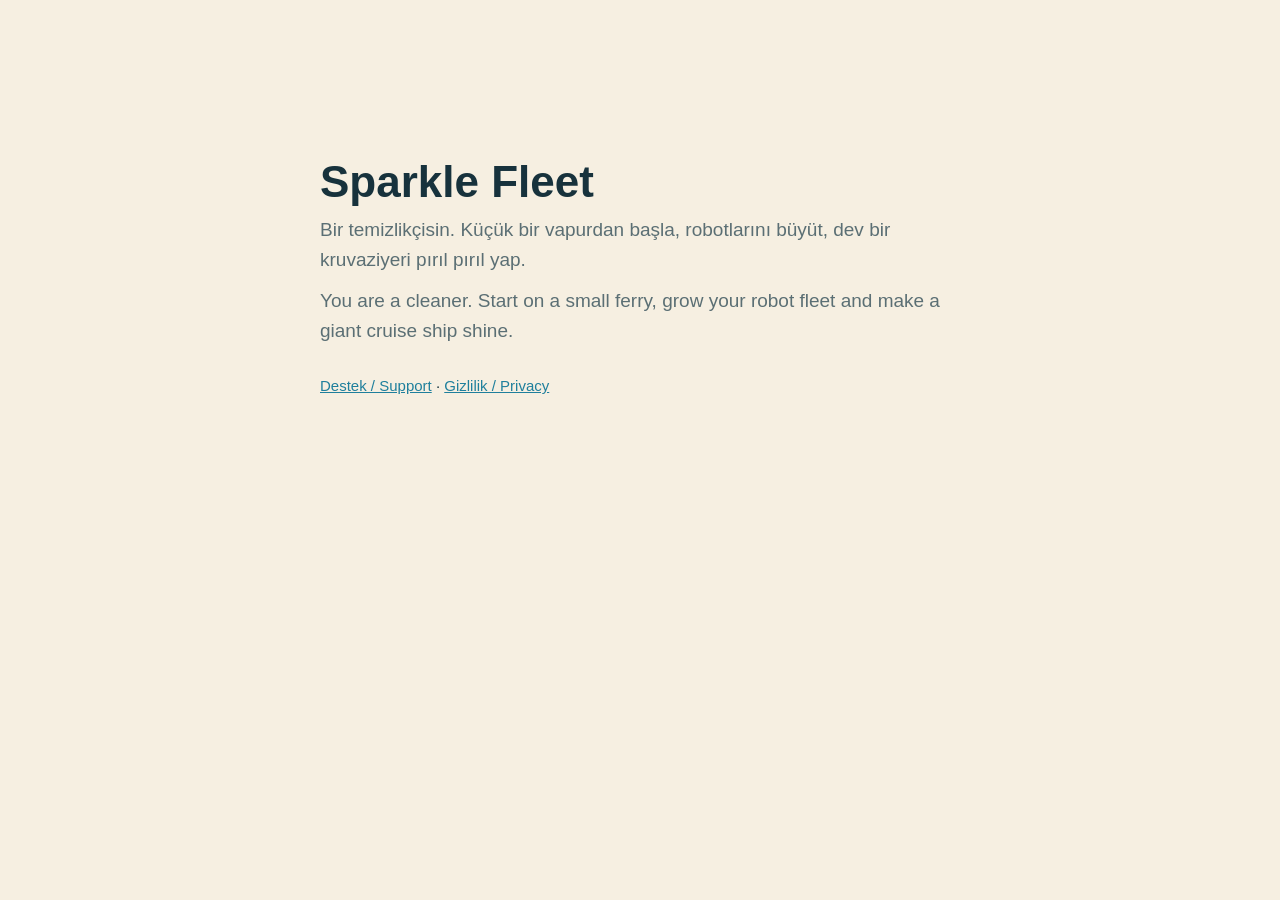
<file: index.html>
<!doctype html>
<html lang="tr">
<head>
<meta charset="utf-8">
<meta name="viewport" content="width=device-width, initial-scale=1">
<title>Sparkle Fleet</title>
<link rel="stylesheet" href="style.css">
</head>
<body>
<main>
  <h1 class="title">Sparkle Fleet</h1>
  <p class="lead">Bir temizlikçisin. Küçük bir vapurdan başla, robotlarını büyüt, dev bir kruvaziyeri pırıl pırıl yap.</p>
  <p class="lead" lang="en">You are a cleaner. Start on a small ferry, grow your robot fleet and make a giant cruise ship shine.</p>
  <p class="links"><a href="support.html">Destek / Support</a> · <a href="privacy.html">Gizlilik / Privacy</a></p>
</main>
</body>
</html>
</file>
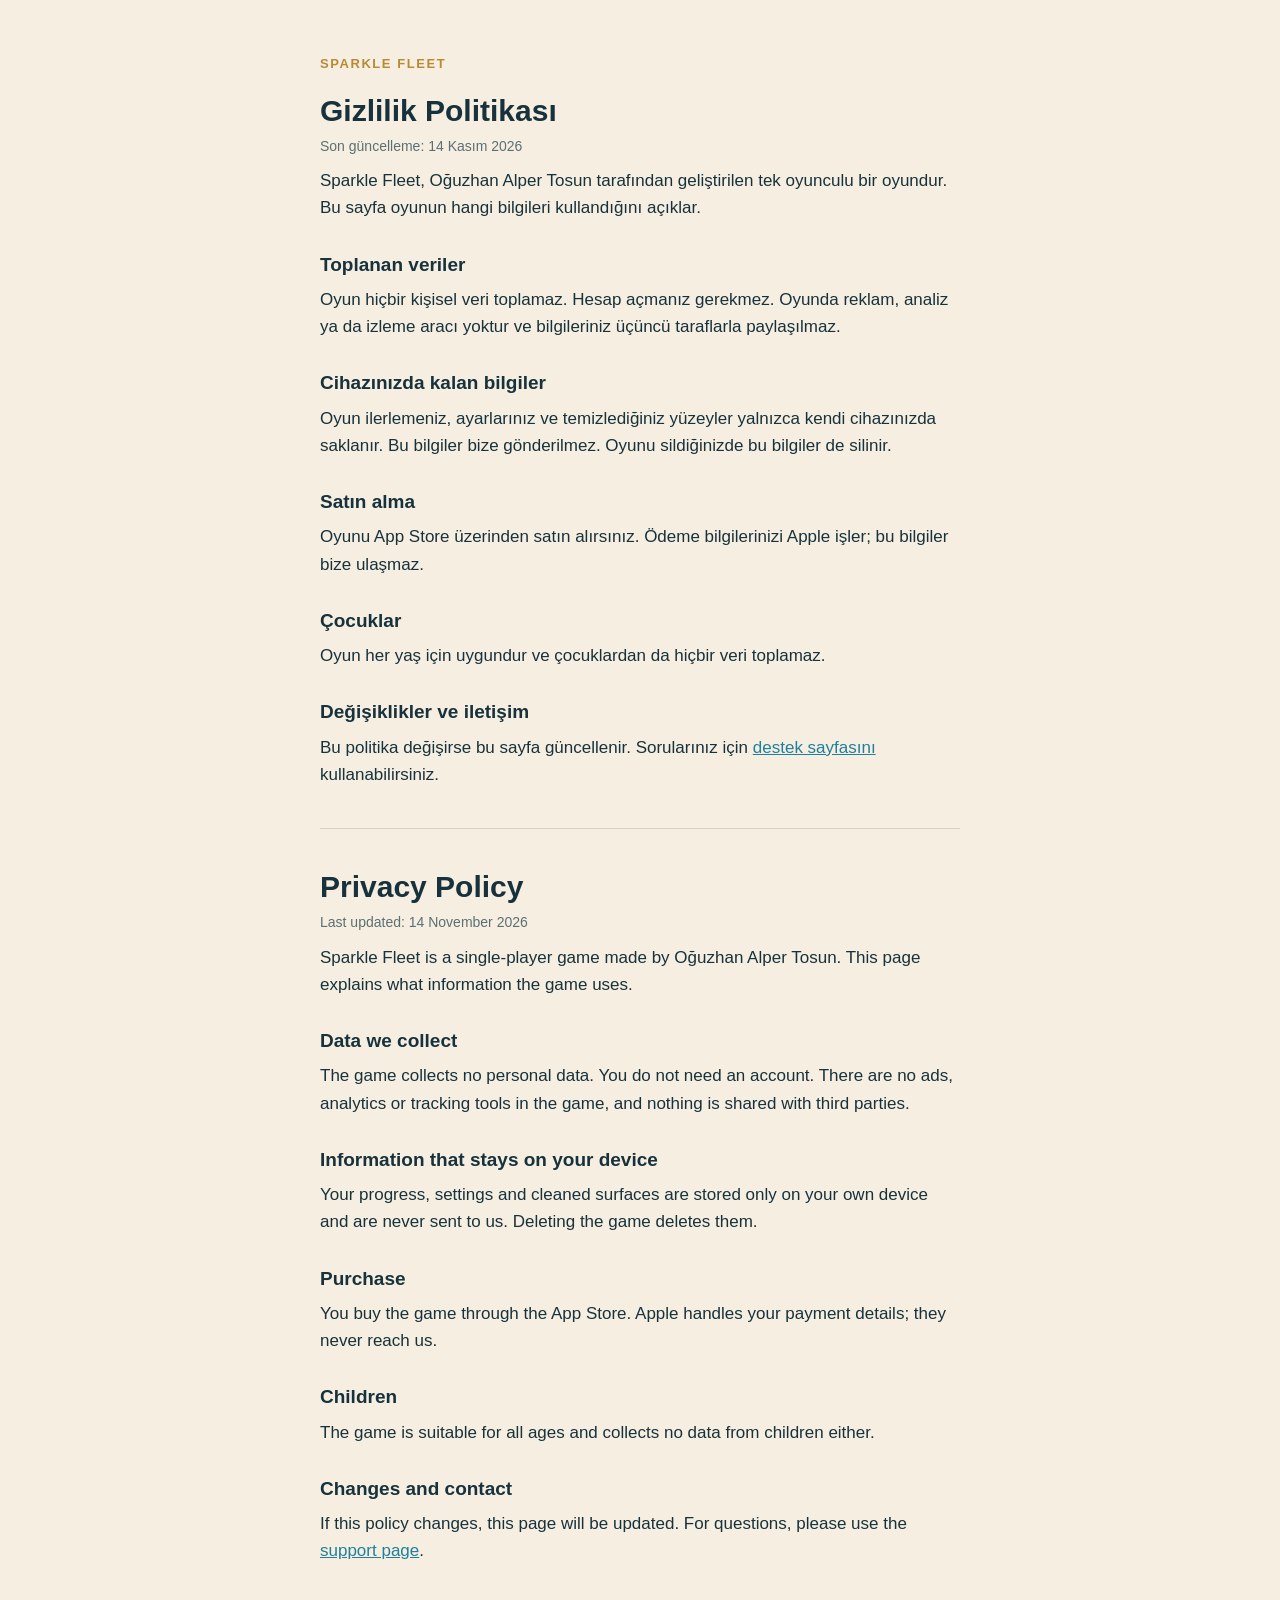
<file: privacy.html>
<!doctype html>
<html lang="tr">
<head>
<meta charset="utf-8">
<meta name="viewport" content="width=device-width, initial-scale=1">
<title>Sparkle Fleet · Gizlilik / Privacy</title>
<link rel="stylesheet" href="style.css">
</head>
<body>
<main>
  <p class="kicker"><a href="./">Sparkle Fleet</a></p>
  <h1>Gizlilik Politikası</h1>
  <p class="date">Son güncelleme: 14 Kasım 2026</p>
  <p>Sparkle Fleet, Oğuzhan Alper Tosun tarafından geliştirilen tek oyunculu bir oyundur. Bu sayfa oyunun hangi bilgileri kullandığını açıklar.</p>
  <h2>Toplanan veriler</h2>
  <p>Oyun hiçbir kişisel veri toplamaz. Hesap açmanız gerekmez. Oyunda reklam, analiz ya da izleme aracı yoktur ve bilgileriniz üçüncü taraflarla paylaşılmaz.</p>
  <h2>Cihazınızda kalan bilgiler</h2>
  <p>Oyun ilerlemeniz, ayarlarınız ve temizlediğiniz yüzeyler yalnızca kendi cihazınızda saklanır. Bu bilgiler bize gönderilmez. Oyunu sildiğinizde bu bilgiler de silinir.</p>
  <h2>Satın alma</h2>
  <p>Oyunu App Store üzerinden satın alırsınız. Ödeme bilgilerinizi Apple işler; bu bilgiler bize ulaşmaz.</p>
  <h2>Çocuklar</h2>
  <p>Oyun her yaş için uygundur ve çocuklardan da hiçbir veri toplamaz.</p>
  <h2>Değişiklikler ve iletişim</h2>
  <p>Bu politika değişirse bu sayfa güncellenir. Sorularınız için <a href="support.html">destek sayfasını</a> kullanabilirsiniz.</p>

  <hr>

  <h1 lang="en">Privacy Policy</h1>
  <p class="date" lang="en">Last updated: 14 November 2026</p>
  <div lang="en">
    <p>Sparkle Fleet is a single-player game made by Oğuzhan Alper Tosun. This page explains what information the game uses.</p>
    <h2>Data we collect</h2>
    <p>The game collects no personal data. You do not need an account. There are no ads, analytics or tracking tools in the game, and nothing is shared with third parties.</p>
    <h2>Information that stays on your device</h2>
    <p>Your progress, settings and cleaned surfaces are stored only on your own device and are never sent to us. Deleting the game deletes them.</p>
    <h2>Purchase</h2>
    <p>You buy the game through the App Store. Apple handles your payment details; they never reach us.</p>
    <h2>Children</h2>
    <p>The game is suitable for all ages and collects no data from children either.</p>
    <h2>Changes and contact</h2>
    <p>If this policy changes, this page will be updated. For questions, please use the <a href="support.html">support page</a>.</p>
  </div>
</main>
</body>
</html>
</file>
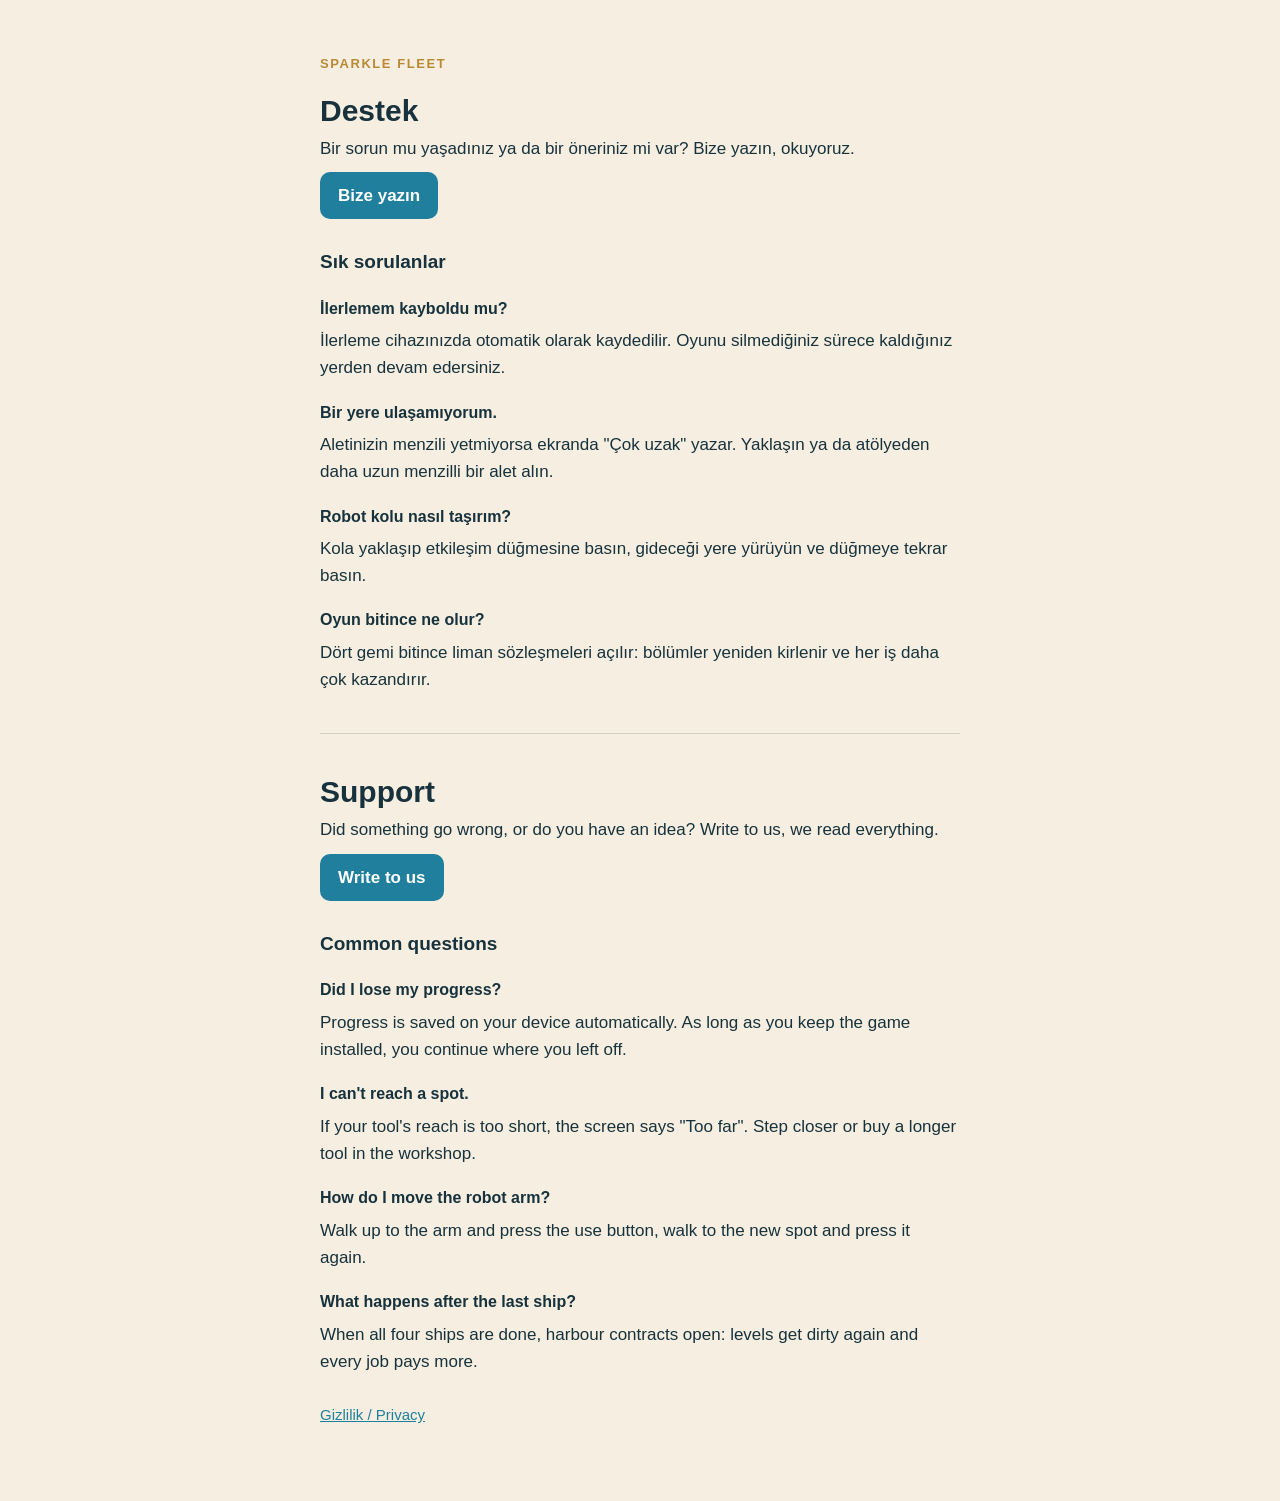
<file: support.html>
<!doctype html>
<html lang="tr">
<head>
<meta charset="utf-8">
<meta name="viewport" content="width=device-width, initial-scale=1">
<title>Sparkle Fleet · Destek / Support</title>
<link rel="stylesheet" href="style.css">
</head>
<body>
<main>
  <p class="kicker"><a href="./">Sparkle Fleet</a></p>
  <h1>Destek</h1>
  <p>Bir sorun mu yaşadınız ya da bir öneriniz mi var? Bize yazın, okuyoruz.</p>
  <p class="contact"><a href="https://github.com/ouzhaanttnn-afk/sparkle-fleet/issues/new">Bize yazın</a></p>
  <h2>Sık sorulanlar</h2>
  <h3>İlerlemem kayboldu mu?</h3>
  <p>İlerleme cihazınızda otomatik olarak kaydedilir. Oyunu silmediğiniz sürece kaldığınız yerden devam edersiniz.</p>
  <h3>Bir yere ulaşamıyorum.</h3>
  <p>Aletinizin menzili yetmiyorsa ekranda "Çok uzak" yazar. Yaklaşın ya da atölyeden daha uzun menzilli bir alet alın.</p>
  <h3>Robot kolu nasıl taşırım?</h3>
  <p>Kola yaklaşıp etkileşim düğmesine basın, gideceği yere yürüyün ve düğmeye tekrar basın.</p>
  <h3>Oyun bitince ne olur?</h3>
  <p>Dört gemi bitince liman sözleşmeleri açılır: bölümler yeniden kirlenir ve her iş daha çok kazandırır.</p>

  <hr>

  <div lang="en">
    <h1>Support</h1>
    <p>Did something go wrong, or do you have an idea? Write to us, we read everything.</p>
    <p class="contact"><a href="https://github.com/ouzhaanttnn-afk/sparkle-fleet/issues/new">Write to us</a></p>
    <h2>Common questions</h2>
    <h3>Did I lose my progress?</h3>
    <p>Progress is saved on your device automatically. As long as you keep the game installed, you continue where you left off.</p>
    <h3>I can't reach a spot.</h3>
    <p>If your tool's reach is too short, the screen says "Too far". Step closer or buy a longer tool in the workshop.</p>
    <h3>How do I move the robot arm?</h3>
    <p>Walk up to the arm and press the use button, walk to the new spot and press it again.</p>
    <h3>What happens after the last ship?</h3>
    <p>When all four ships are done, harbour contracts open: levels get dirty again and every job pays more.</p>
  </div>
  <p class="links"><a href="privacy.html">Gizlilik / Privacy</a></p>
</main>
</body>
</html>
</file>
<file: style.css>
:root {
  --paper: #f6efe1;
  --ink: #17323c;
  --muted: #5b6f74;
  --sea: #1f7f9c;
  --brass: #b98a35;
}
* { box-sizing: border-box; }
body {
  margin: 0;
  background: var(--paper);
  color: var(--ink);
  font: 17px/1.6 -apple-system, BlinkMacSystemFont, "Segoe UI", Roboto, sans-serif;
}
main { max-width: 680px; margin: 0 auto; padding: 48px 20px 64px; }
h1 { font-size: 30px; line-height: 1.2; margin: 0 0 6px; }
h1.title { font-size: 44px; margin-top: 12vh; }
h2 { font-size: 19px; margin: 28px 0 4px; }
h3 { font-size: 16px; margin: 18px 0 2px; }
p { margin: 6px 0 10px; }
a { color: var(--sea); }
.kicker { font-size: 13px; letter-spacing: .12em; text-transform: uppercase; margin-bottom: 18px; }
.kicker a { color: var(--brass); text-decoration: none; font-weight: 600; }
.date { color: var(--muted); font-size: 14px; }
.lead { font-size: 19px; color: var(--muted); }
.contact a {
  display: inline-block; background: var(--sea); color: #fff; text-decoration: none;
  padding: 10px 18px; border-radius: 10px; font-weight: 600;
}
.links { margin-top: 28px; font-size: 15px; }
hr { border: 0; border-top: 1px solid rgba(23, 50, 60, .15); margin: 40px 0; }
</file>
